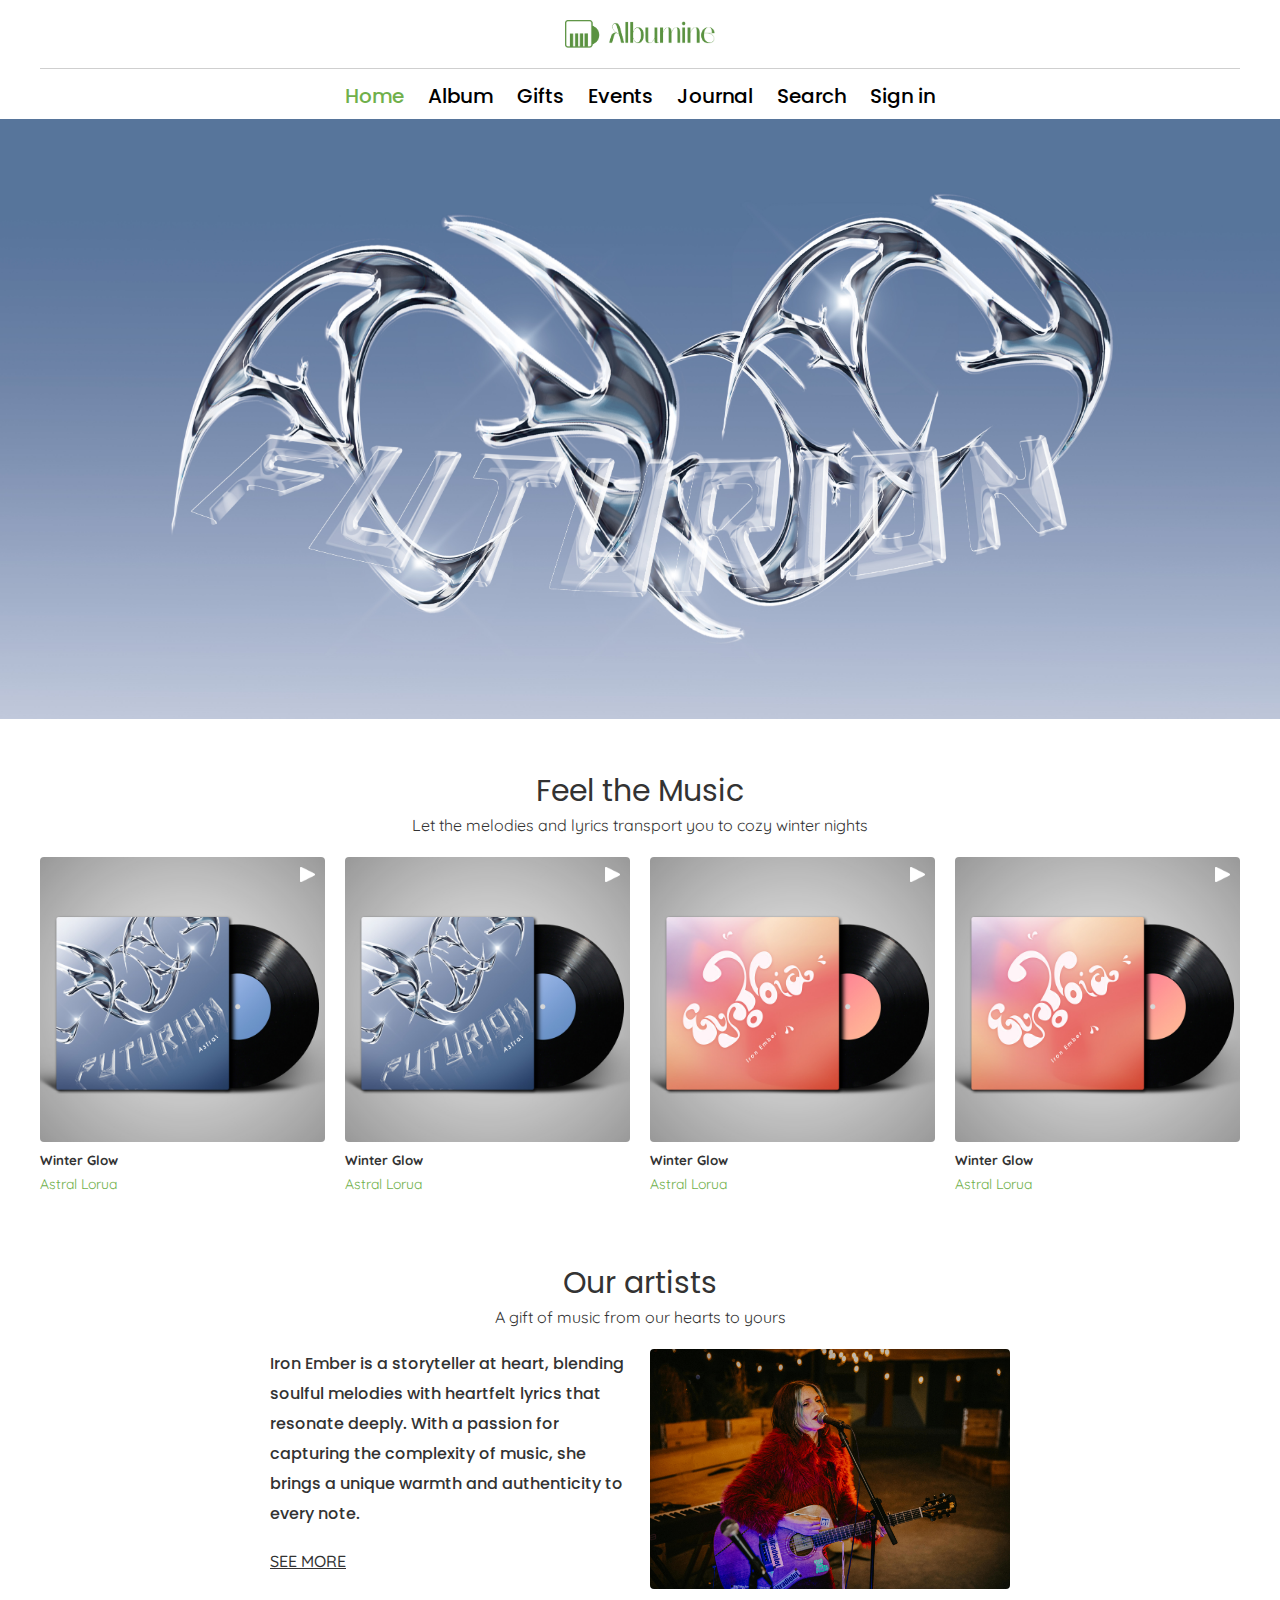
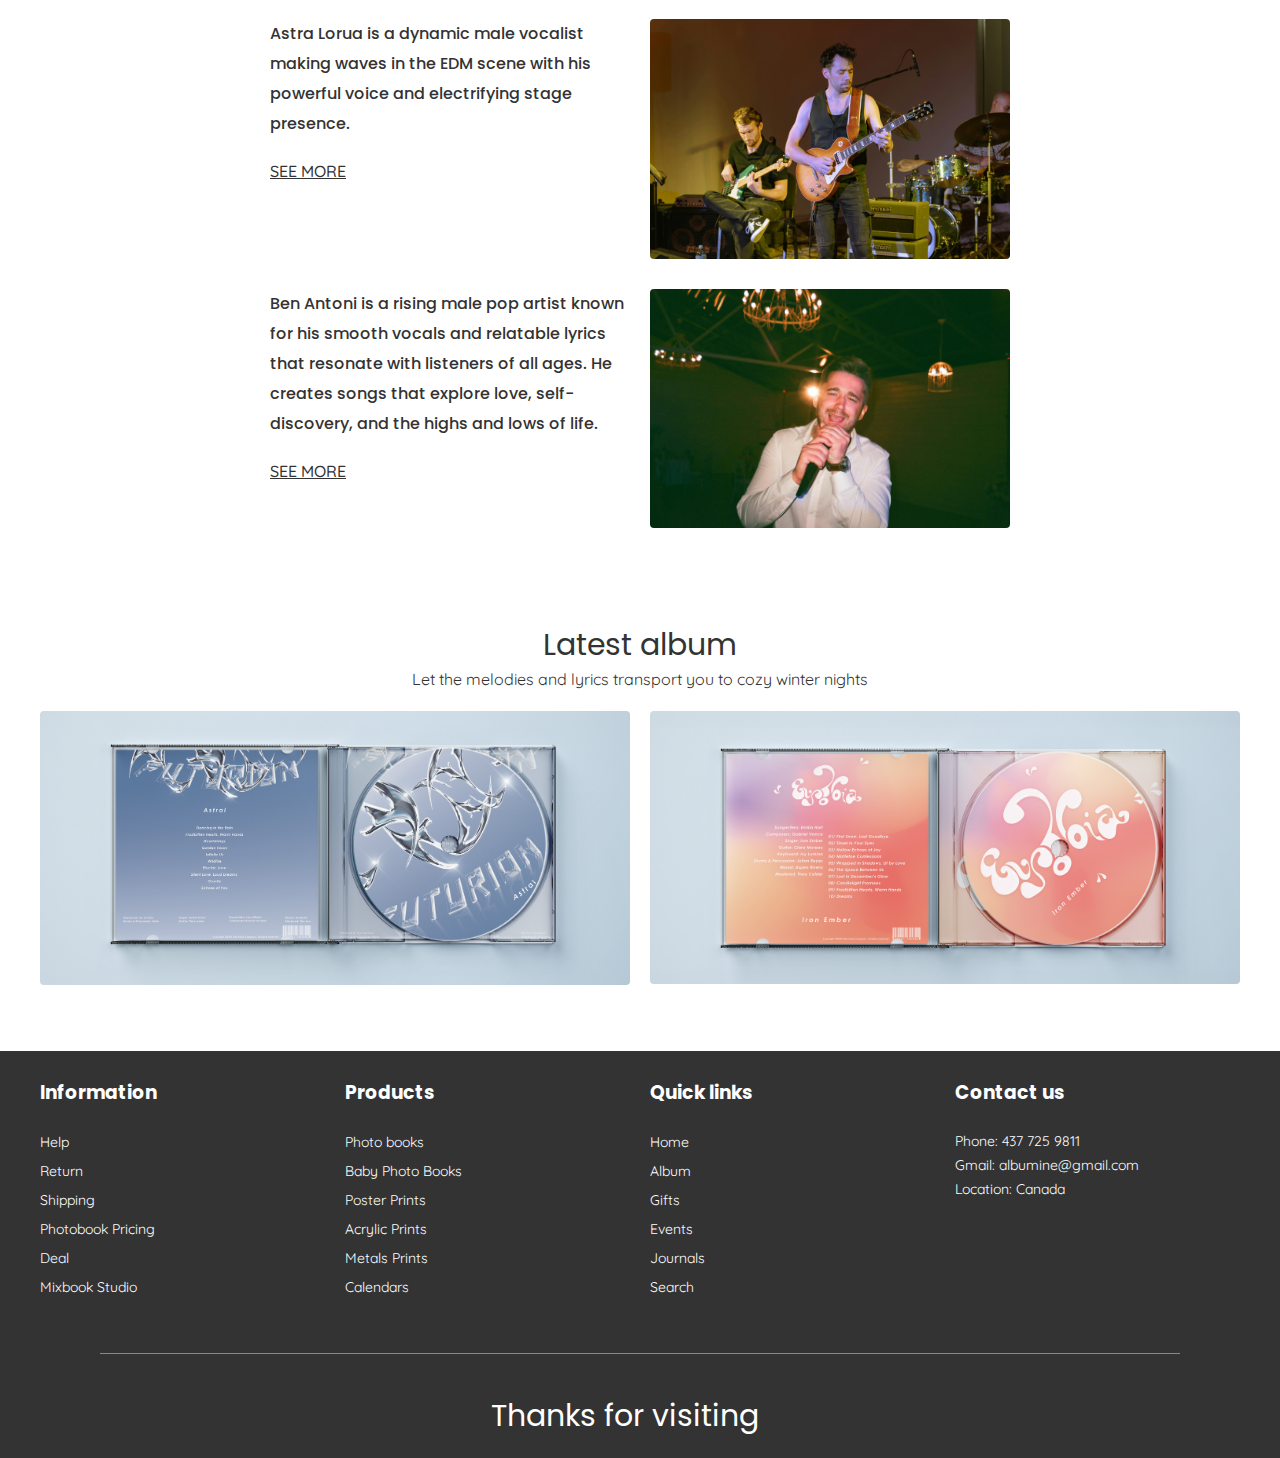
<file: index.html>
<!DOCTYPE html>
<html lang="en">
<head>
    <meta charset="UTF-8">
    <meta name="viewport" content="width=device-width, initial-scale=1.0">
    <title>Home</title>
    <!-- font1 -->
    <link rel="preconnect" href="https://fonts.googleapis.com">
    <link rel="preconnect" href="https://fonts.gstatic.com" crossorigin>
    <link href="https://fonts.googleapis.com/css2?family=Noto+Serif+Display:wdth,wght@83.2,100..900&family=Playfair+Display:ital,wght@0,400..900;1,400..900&family=Quicksand:wght@300..700&display=swap" rel="stylesheet">
    <!-- font2 -->
    <link rel="preconnect" href="https://fonts.googleapis.com">
    <link rel="preconnect" href="https://fonts.gstatic.com" crossorigin>
    <link href="https://fonts.googleapis.com/css2?family=Montserrat:ital,wght@0,100..900;1,100..900&family=Noto+Serif+Display:wdth,wght@83.2,100..900&family=Playfair+Display:ital,wght@0,400..900;1,400..900&family=Poppins:ital,wght@0,100;0,200;0,300;0,400;0,500;0,600;0,700;0,800;0,900;1,100;1,200;1,300;1,400;1,500;1,600;1,700;1,800;1,900&family=Quicksand:wght@624&display=swap" rel="stylesheet">
    <!-- css -->
    <link rel="stylesheet" href="css/styles.css">
</head>
<body>
    <header>
        <div class="top-bar centered_content">
            <a href="index.html">
                <img src="assets/images/logo.png" alt="This is our logo">
            </a>
        </div>
        <nav class="centered_content">
            <ul>
                <li><a class="active" href="index.html">Home</a></li>
                <li><a href="album.html">Album</a></li>
                <li><a href="merch.html">Gifts</a></li>
                <li><a href="#">Events </a></li>
                <li><a href="#">Journal</a></li>
                <li><a href="#">Search</a></li>
                <li><a href="#">Sign in</a></li>
            </ul>
        </nav>
    </header>
    <div class="hero hero-home">
    </div>
    <section class="models centered_content">
            <h2 class="models__heading">Feel the Music</h2>
            <p class="models__tagline">Let the melodies and lyrics transport you to cozy winter nights
            <div class="models__grid">
                <div class="product__card">
                    <a href="#">
                        <img class="product__card-img" src="assets/images/vinyl1.jpg" alt="album-cover">
                        <img class="playing-icon" src="assets/images/playingicon.png" alt="playingicon">
                    </a> 
                   <div class="product__card-infor">
                    <h5>Winter Glow</h5>
                    <p>Astral Lorua</p>
                   </div>
                </div>
                <div class="product__card">
                <a href="#">
                    <img class="product__card-img" src="assets/images/vinyl1.jpg" alt="album-cover">
                    <img class="playing-icon" src="assets/images/playingicon.png" alt="playingicon">
                </a> 
               <div class="product__card-infor">
                <h5>Winter Glow</h5>
                <p>Astral Lorua</p>
               </div>
                </div>
                <div class="product__card">
                    <a href="#">
                        <img class="product__card-img" src="assets/images/vinyl2.jpg" alt="album-cover">
                        <img class="playing-icon" src="assets/images/playingicon.png" alt="playingicon">
                    </a> 
                   <div class="product__card-infor">
                    <h5>Winter Glow</h5>
                    <p>Astral Lorua</p>
                   </div>
                </div>
                <div class="product__card">
                <a href="#">
                    <img class="product__card-img" src="assets/images/vinyl2.jpg" alt="album-cover">
                    <img class="playing-icon" src="assets/images/playingicon.png" alt="playingicon">
                </a> 
               <div class="product__card-infor">
                <h5>Winter Glow</h5>
                <p>Astral Lorua</p>
               </div>
                </div>
            </div>
    </section>

    <section class="about-us about-us__container centered_content">
            <h2 class="about-us__heading">Our artists</h2>
            <p class="about-us__tagline">A gift of music from our hearts to yours
            <div class="about-us__grid">
                <div>
                    <p class="about-us__descr">Iron Ember is a storyteller at heart, blending soulful melodies with heartfelt lyrics that resonate deeply. With a passion for 
                        capturing the complexity of music, she brings a unique warmth and authenticity to every note.</p>
                    <a href="#" class="about-us__link">SEE MORE</a>
                </div>
                <div>
                    <img class="product__card-img" src="assets/images/singer1.jpg" alt="albumcover">
                </div>
            </div>
            <div class="about-us__grid">
                <div>
                    <p class="about-us__descr">Astra Lorua is a dynamic male vocalist making waves in the EDM scene with his powerful voice and electrifying stage presence.</p>
                    <a href="#" class="about-us__link">SEE MORE</a>
                </div>
                <div>
                    <img class="product__card-img" src="assets/images/singer2.jpg" alt="albumcover">
                </div>
            </div>
            <div class="about-us__grid">
                <div>
                    <p class="about-us__descr">Ben Antoni is a rising male pop artist known for his smooth vocals and relatable lyrics that resonate with listeners of all ages. He creates songs that explore love, self-discovery, and the highs and lows of life. </p>
                    <a href="#" class="about-us__link">SEE MORE</a>
                </div>
                <div>
                    <img class="product__card-img" src="assets/images/singer3.jpg" alt="albumcover">
                </div>
            </div>
    </section>

    <section class="latest-album centered_content">
        <h2 class="latest-album__heading">Latest album</h2>
        <p class="latest-album__tagline">Let the melodies and lyrics transport you to cozy winter nights</p>
        <div class="latest-album__grid">
            <div class="product__card">
                <img class="product__card-img" src="assets/images/album1cd.jpg" alt="albumcover">
            </div>
            <div class="product__card">
                <img class="product__card-img" src="assets/images/album2cd.jpg" alt="albumcover">
            </div>
        </div>
</section>
    <footer>
        <div class="footer__container">
                <div class=" centered_content footer__grid">
                    <div>
                        <h3>Information</h3>
                        <ul>
                            <li class="footer__item"><a class="footer__link" href="index.html">Help</a></li>
                            <li class="footer__item"><a class="footer__link" href="features.html">Return</a></li>
                            <li class="footer__item"><a class="footer__link" href="order.html">Shipping</a></li>
                            <li class="footer__item"><a class="footer__link" href="index.html">Photobook Pricing</a></li>
                            <li class="footer__item"><a class="footer__link" href="features.html">Deal</a></li>
                            <li class="footer__item"><a class="footer__link" href="order.html">Mixbook Studio</a></li>
                        </ul>
                    </div>
                    <div>
                        <h3>Products</h3>
                        <ul>
                            <li class="footer__item"><a class="footer__link" href="index.html">Photo books</a></li>
                            <li class="footer__item"><a class="footer__link" href="features.html">Baby Photo Books</a></li>
                            <li class="footer__item"><a class="footer__link" href="order.html">Poster Prints</a></li>
                            <li class="footer__item"><a class="footer__link" href="index.html">Acrylic Prints</a></li>
                            <li class="footer__item"><a class="footer__link" href="features.html">Metals Prints</a></li>
                            <li class="footer__item"><a class="footer__link" href="order.html">Calendars</a></li>
                        </ul>
                    </div>
                    <div>
                        <h3>Quick links</h3>
                        <ul>
                            <li class="footer__item"><a class="footer__link" href="index.html">Home</a></li>
                            <li class="footer__item"><a class="footer__link" href="album.html">Album</a></li>
                            <li class="footer__item"><a class="footer__link" href="merch.html">Gifts</a></li>
                            <li class="footer__item"><a class="footer__link" href="#">Events</a></li>
                            <li class="footer__item"><a class="footer__link" href="#">Journals</a></li>
                            <li class="footer__item"><a class="footer__link" href="#">Search</a></li>
                        </ul>
                    </div>
                    <div>
                        <h3>Contact us</h3>
                        <p>Phone: 437 725 9811</p>
                        <P>Gmail: albumine@gmail.com</P>
                        <P>Location: Canada</P>

                    </div>
                </div>
                <div class="footer__baseline"></div>
                <p class="footer__thank">Thanks for visiting</p>
        </div>
    </footer>
</body>
</html>
</file>
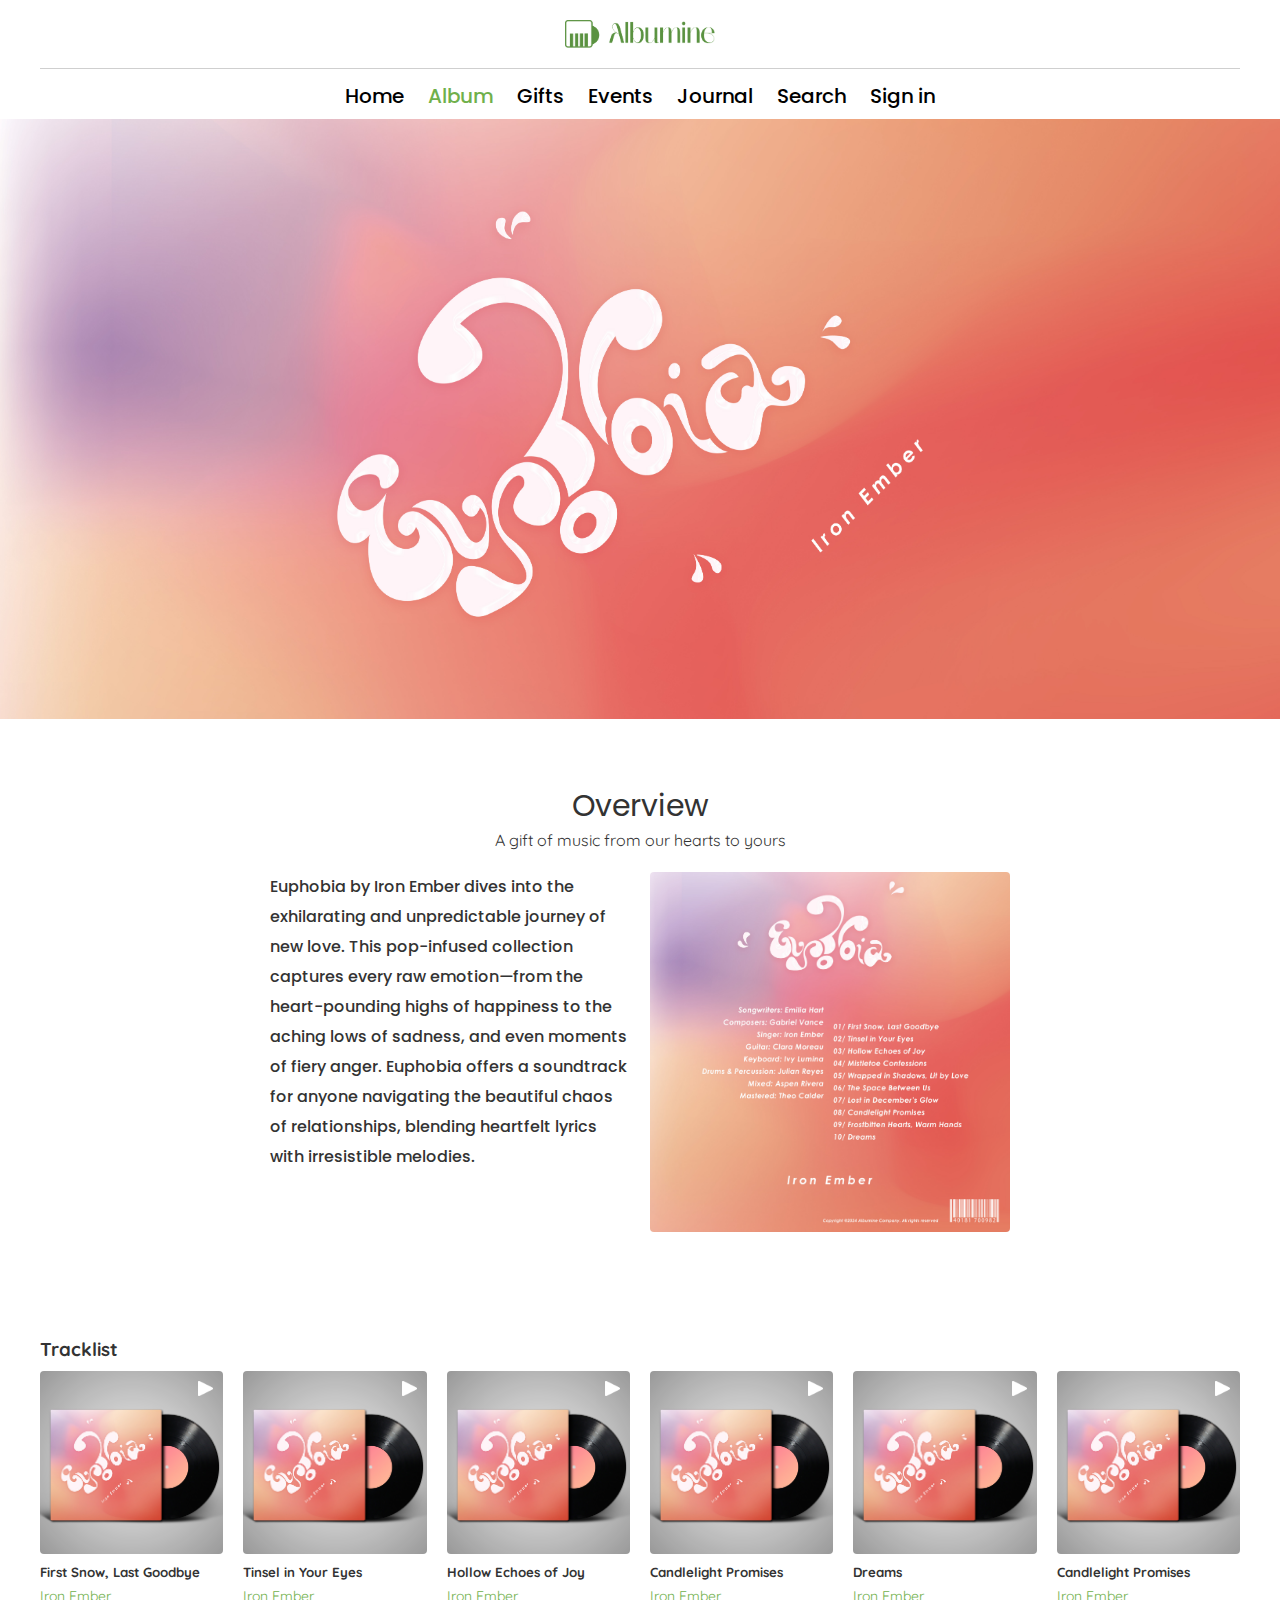
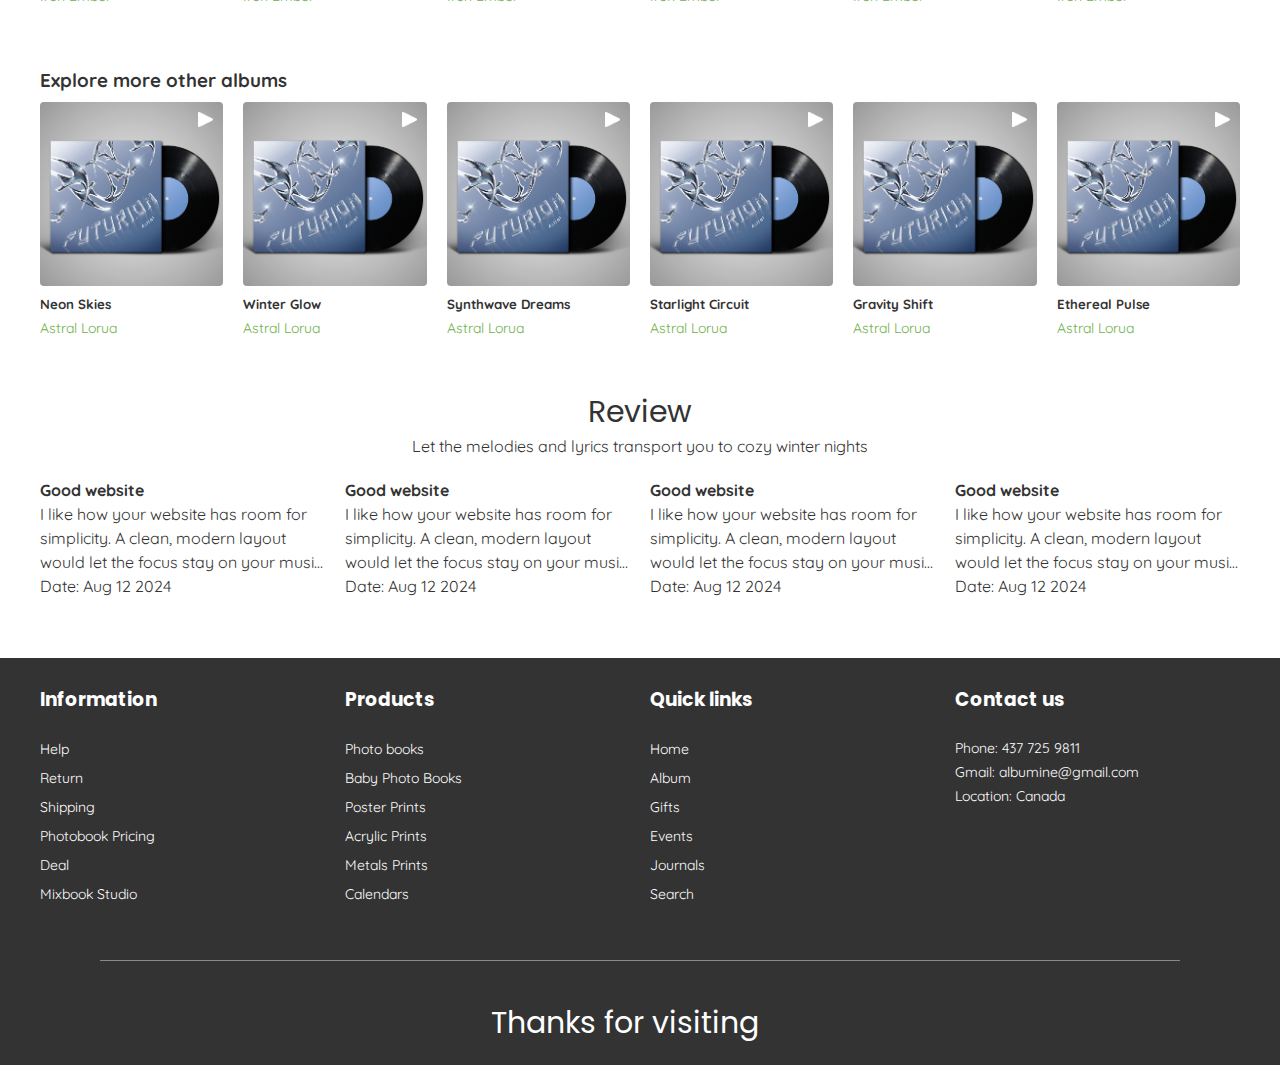
<file: album.html>
<!DOCTYPE html>
<html lang="en">
    <head>
        <meta charset="UTF-8">
        <meta name="viewport" content="width=device-width, initial-scale=1.0">
        <title>Home</title>
        <!-- font1 -->
        <link rel="preconnect" href="https://fonts.googleapis.com">
        <link rel="preconnect" href="https://fonts.gstatic.com" crossorigin>
        <link href="https://fonts.googleapis.com/css2?family=Noto+Serif+Display:wdth,wght@83.2,100..900&family=Playfair+Display:ital,wght@0,400..900;1,400..900&family=Quicksand:wght@300..700&display=swap" rel="stylesheet">
        <!-- font2 -->
        <link rel="preconnect" href="https://fonts.googleapis.com">
        <link rel="preconnect" href="https://fonts.gstatic.com" crossorigin>
        <link href="https://fonts.googleapis.com/css2?family=Montserrat:ital,wght@0,100..900;1,100..900&family=Noto+Serif+Display:wdth,wght@83.2,100..900&family=Playfair+Display:ital,wght@0,400..900;1,400..900&family=Poppins:ital,wght@0,100;0,200;0,300;0,400;0,500;0,600;0,700;0,800;0,900;1,100;1,200;1,300;1,400;1,500;1,600;1,700;1,800;1,900&family=Quicksand:wght@624&display=swap" rel="stylesheet">
        <!-- css -->
        <link rel="stylesheet" href="css/styles.css">
    </head>
<body>
    <header>
        <div class="top-bar centered_content">
            <a href="index.html">
                <img src="assets/images/logo.png" alt="This is our logo">
            </a>
        </div>
        <nav class="centered_content">
            <ul>
                <li><a href="index.html">Home</a></li>
                <li><a class="active" href="album.html">Album</a></li>
                <li><a href="merch.html">Gifts</a></li>
                <li><a href="#">Events </a></li>
                <li><a href="#">Journal</a></li>
                <li><a href="#">Search</a></li>
                <li><a href="#">Sign in</a></li>
            </ul>
        </nav>
    </header>
    <div class="hero hero-album">
    </div>

    <section class="about-us about-us__container centered_content">
            <h2 class="about-us__heading">Overview</h2>
            <p class="about-us__tagline">A gift of music from our hearts to yours
            <div class="about-us__grid">
                <p class="about-us__descr">Euphobia by Iron Ember dives into the exhilarating and unpredictable journey of new love. This pop-infused collection captures every raw emotion—from the heart-pounding highs of happiness to the aching lows of sadness, and even moments of fiery anger. Euphobia offers a soundtrack for anyone navigating the beautiful chaos of relationships, blending heartfelt lyrics with irresistible melodies.</p>
                <div>
                    <img class="product__card-img" src="assets/images/albumback2.jpg" alt="albumcover">
                </div>
                    
            </div>          
    </section>

    <section class="centered_content">
        <div class="tracklist ">
            <h3>Tracklist</h3>
            <div class="tracklist__grid">
                <div class="product__card">
                <a href="#">
                    <img class="product__card-img" src="assets/images/vinyl2.jpg" alt="album-cover">
                    <img class="playing-icon" src="assets/images/playingicon.png" alt="playingicon">
                </a> 
               <div class="product__card-infor">
                <h5>First Snow, Last Goodbye</h5>
                <p>Iron Ember</p>
               </div>
                </div>
                <div class="product__card">
            <a href="#">
                <img class="product__card-img" src="assets/images/vinyl2.jpg" alt="album-cover">
                <img class="playing-icon" src="assets/images/playingicon.png" alt="playingicon">
            </a> 
           <div class="product__card-infor">
            <h5>Tinsel in Your Eyes</h5>
            <p>Iron Ember</p>
           </div>
                </div>
                <div class="product__card">
                <a href="#">
                    <img class="product__card-img" src="assets/images/vinyl2.jpg" alt="album-cover">
                    <img class="playing-icon" src="assets/images/playingicon.png" alt="playingicon">
                </a> 
               <div class="product__card-infor">
                <h5>Hollow Echoes of Joy</h5>
                <p>Iron Ember</p>
               </div>
                </div>
                <div class="product__card">
            <a href="#">
                <img class="product__card-img" src="assets/images/vinyl2.jpg" alt="album-cover">
                <img class="playing-icon" src="assets/images/playingicon.png" alt="playingicon">
            </a> 
           <div class="product__card-infor">
            <h5>Candlelight Promises</h5>
            <p>Iron Ember</p>
           </div>
                </div>
                <div class="product__card">
                <a href="#">
                    <img class="product__card-img" src="assets/images/vinyl2.jpg" alt="album-cover">
                    <img class="playing-icon" src="assets/images/playingicon.png" alt="playingicon">
                </a> 
               <div class="product__card-infor">
                <h5>Dreams</h5>
                <p>Iron Ember</p>
               </div>
                </div>
                <div class="product__card">
            <a href="#">
                <img class="product__card-img" src="assets/images/vinyl2.jpg" alt="album-cover">
                <img class="playing-icon" src="assets/images/playingicon.png" alt="playingicon">
            </a> 
           <div class="product__card-infor">
            <h5>Candlelight Promises</h5>
            <p>Iron Ember</p>
           </div>
                </div>
            </div>   
        </div>
        <div class="tracklist">
            <h3>Explore more other albums</h3>
            <div class="tracklist__grid">
                <div class="product__card">
                <a href="#">
                    <img class="product__card-img" src="assets/images/vinyl1.jpg" alt="album-cover">
                    <img class="playing-icon" src="assets/images/playingicon.png" alt="playingicon">
                </a> 
               <div class="product__card-infor">
                <h5>Neon Skies</h5>
                <p>Astral Lorua</p>
               </div>
                </div>
                <div class="product__card">
            <a href="#">
                <img class="product__card-img" src="assets/images/vinyl1.jpg" alt="album-cover">
                <img class="playing-icon" src="assets/images/playingicon.png" alt="playingicon">
            </a> 
           <div class="product__card-infor">
            <h5>Winter Glow</h5>
            <p>Astral Lorua</p>
           </div>
                </div>
                <div class="product__card">
                <a href="#">
                    <img class="product__card-img" src="assets/images/vinyl1.jpg" alt="album-cover">
                    <img class="playing-icon" src="assets/images/playingicon.png" alt="playingicon">
                </a> 
               <div class="product__card-infor">
                <h5>Synthwave Dreams</h5>
                <p>Astral Lorua</p>
               </div>
                </div>
                <div class="product__card">
            <a href="#">
                <img class="product__card-img" src="assets/images/vinyl1.jpg" alt="album-cover">
                <img class="playing-icon" src="assets/images/playingicon.png" alt="playingicon">
            </a> 
           <div class="product__card-infor">
            <h5>Starlight Circuit</h5>
            <p>Astral Lorua</p>
           </div>
                </div>
                <div class="product__card">
                <a href="#">
                    <img class="product__card-img" src="assets/images/vinyl1.jpg" alt="album-cover">
                    <img class="playing-icon" src="assets/images/playingicon.png" alt="playingicon">
                </a> 
               <div class="product__card-infor">
                <h5>Gravity Shift</h5>
                <p>Astral Lorua</p>
               </div>
                </div>
                <div class="product__card">
            <a href="#">
                <img class="product__card-img" src="assets/images/vinyl1.jpg" alt="album-cover">
                <img class="playing-icon" src="assets/images/playingicon.png" alt="playingicon">
            </a> 
           <div class="product__card-infor">
            <h5>Ethereal Pulse</h5>
            <p>Astral Lorua</p>
           </div>
            </div>   
            </div>
        </div>
    </section>

    <section class="review centered_content">
        <h2 class="review__heading">Review</h2>
        <p class="review__tagline">Let the melodies and lyrics transport you to cozy winter nights</p>
        <div class="review__grid">
            <div class="review__box">
                <h4>Good website</h4>
                <p>I like how your website has room for simplicity. A clean, modern layout would let the focus stay on your music and message without overwhelming visitors.</p>
                    <span>Date: Aug 12 2024</span>
            </div>
            <div class="review__box">
                <h4>Good website</h4>
                <p>I like how your website has room for simplicity. A clean, modern layout would let the focus stay on your music and message without overwhelming visitors.</p>
                    <span>Date: Aug 12 2024</span>
            </div>
            <div class="review__box">
                <h4>Good website</h4>
                <p>I like how your website has room for simplicity. A clean, modern layout would let the focus stay on your music and message without overwhelming visitors.</p>
                    <span>Date: Aug 12 2024</span>
            </div>
            <div class="review__box">
                <h4>Good website</h4>
                <p>I like how your website has room for simplicity. A clean, modern layout would let the focus stay on your music and message without overwhelming visitors.</p>
                    <span>Date: Aug 12 2024</span>
            </div>
        </div>
</section>
    <footer>
        <div class="footer__container">
                <div class=" centered_content footer__grid">
                    <div>
                        <h3>Information</h3>
                        <ul>
                            <li class="footer__item"><a class="footer__link" href="index.html">Help</a></li>
                            <li class="footer__item"><a class="footer__link" href="features.html">Return</a></li>
                            <li class="footer__item"><a class="footer__link" href="order.html">Shipping</a></li>
                            <li class="footer__item"><a class="footer__link" href="index.html">Photobook Pricing</a></li>
                            <li class="footer__item"><a class="footer__link" href="features.html">Deal</a></li>
                            <li class="footer__item"><a class="footer__link" href="order.html">Mixbook Studio</a></li>
                        </ul>
                    </div>
                    <div>
                        <h3>Products</h3>
                        <ul>
                            <li class="footer__item"><a class="footer__link" href="index.html">Photo books</a></li>
                            <li class="footer__item"><a class="footer__link" href="features.html">Baby Photo Books</a></li>
                            <li class="footer__item"><a class="footer__link" href="order.html">Poster Prints</a></li>
                            <li class="footer__item"><a class="footer__link" href="index.html">Acrylic Prints</a></li>
                            <li class="footer__item"><a class="footer__link" href="features.html">Metals Prints</a></li>
                            <li class="footer__item"><a class="footer__link" href="order.html">Calendars</a></li>
                        </ul>
                    </div>
                    <div>
                        <h3>Quick links</h3>
                        <ul>
                            <li class="footer__item"><a class="footer__link" href="index.html">Home</a></li>
                            <li class="footer__item"><a class="footer__link" href="album.html">Album</a></li>
                            <li class="footer__item"><a class="footer__link" href="merch.html">Gifts</a></li>
                            <li class="footer__item"><a class="footer__link" href="#">Events</a></li>
                            <li class="footer__item"><a class="footer__link" href="#">Journals</a></li>
                            <li class="footer__item"><a class="footer__link" href="#">Search</a></li>
                        </ul>
                    </div>
                    <div>
                        <h3>Contact us</h3>
                        <p>Phone: 437 725 9811</p>
                        <P>Gmail: albumine@gmail.com</P>
                        <P>Location: Canada</P>

                    </div>
                </div>
                <div class="footer__baseline"></div>
                <p class="footer__thank">Thanks for visiting</p>
        </div>
    </footer>
</body>
</html>
</file>
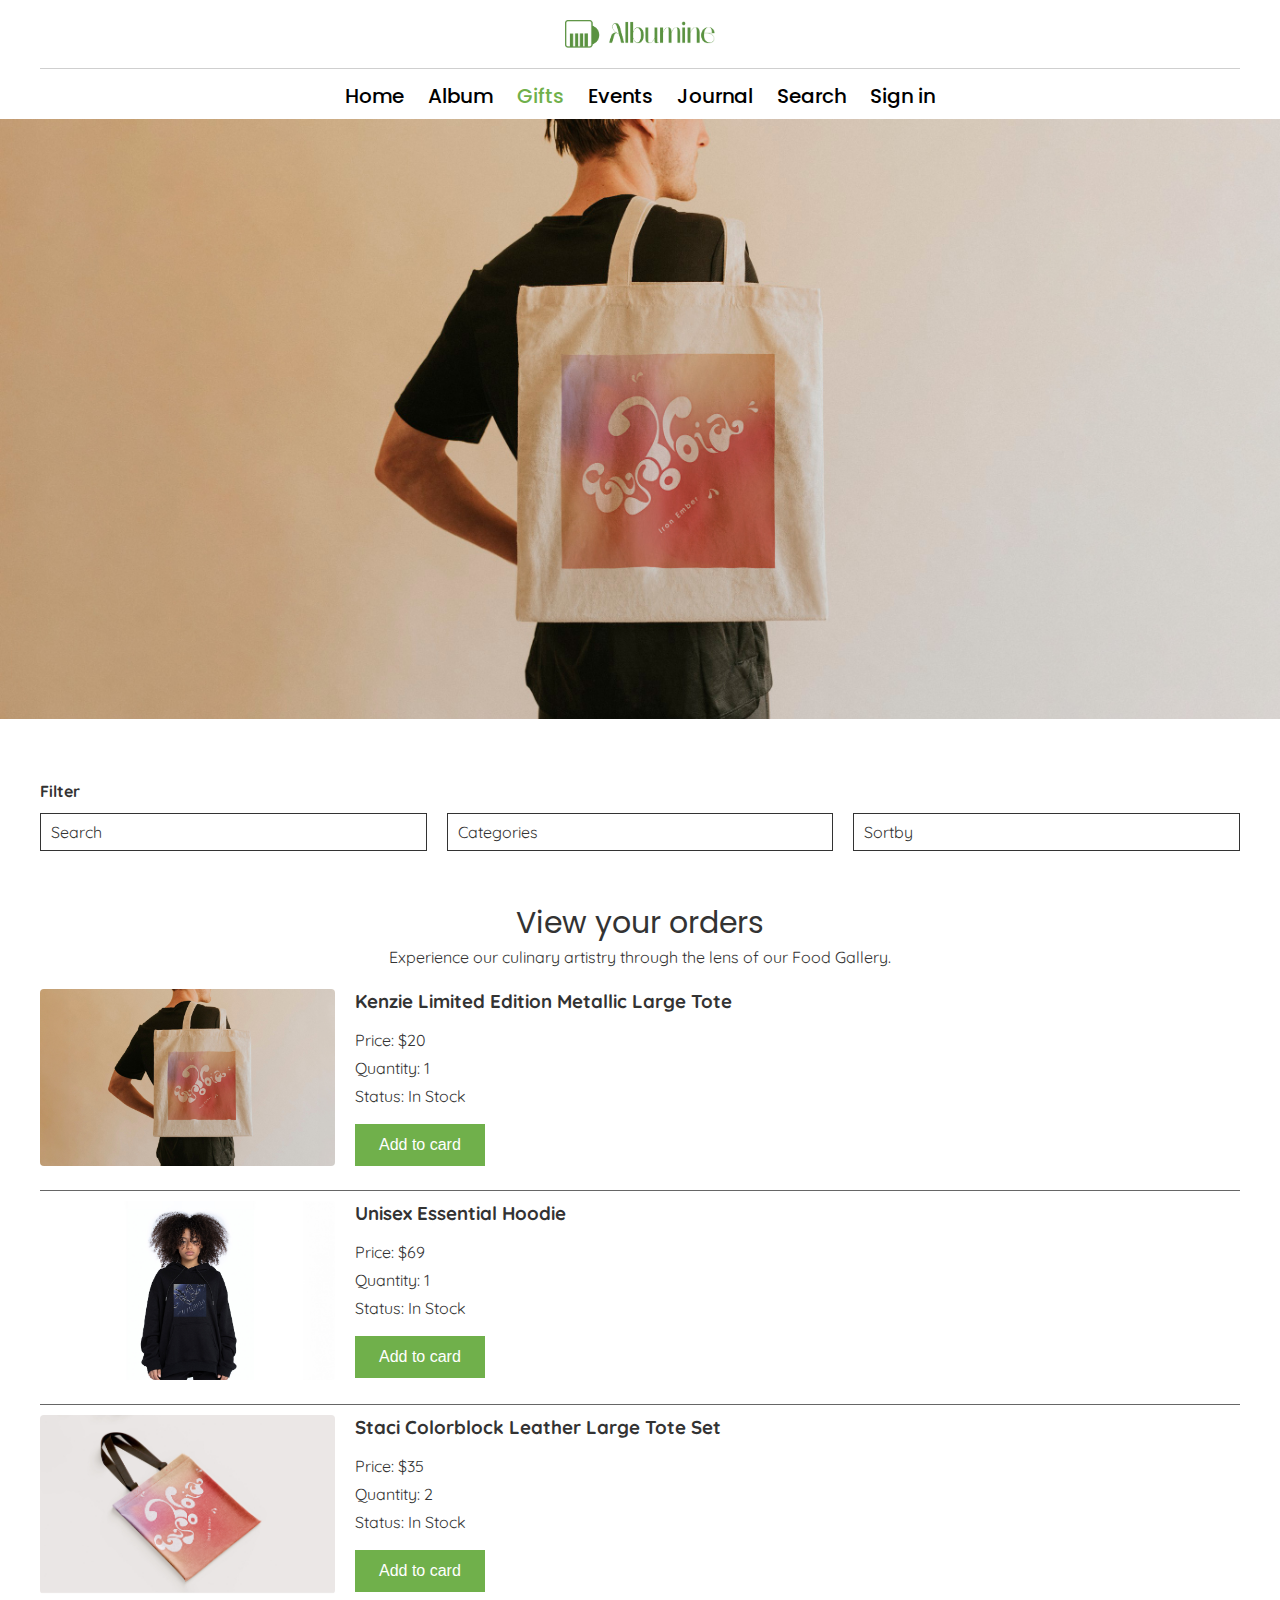
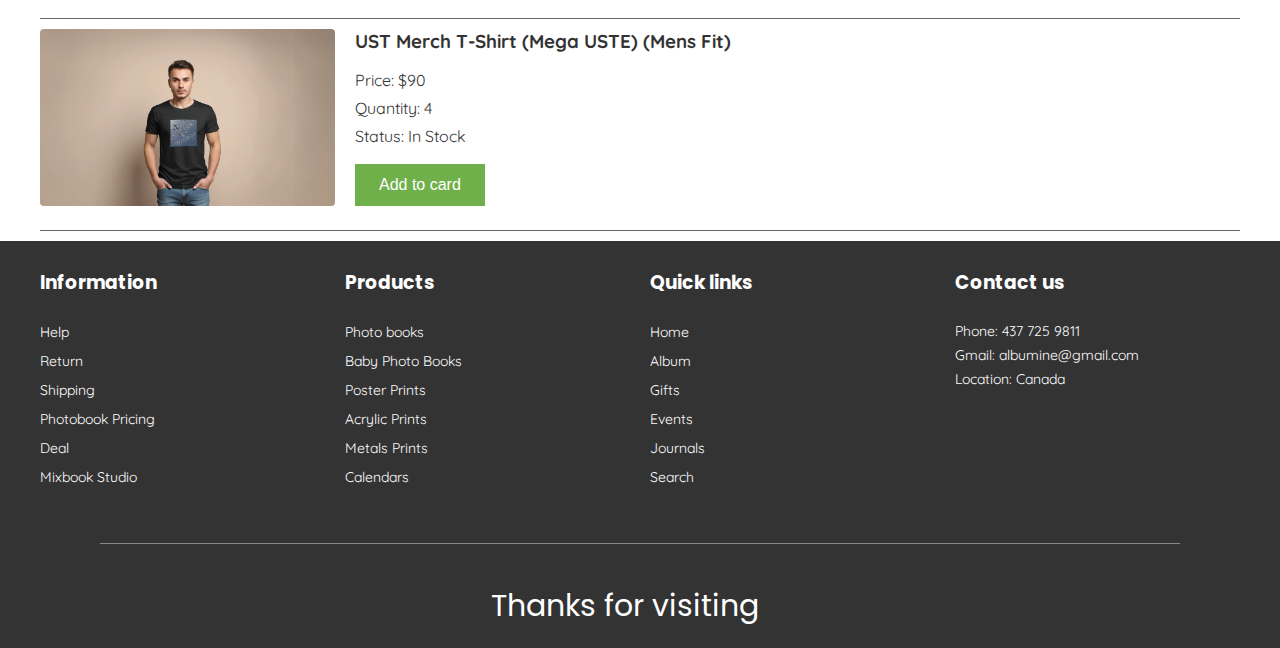
<file: merch.html>
<!DOCTYPE html>
<html lang="en">
    <head>
        <meta charset="UTF-8">
        <meta name="viewport" content="width=device-width, initial-scale=1.0">
        <title>Home</title>
        <!-- font1 -->
        <link rel="preconnect" href="https://fonts.googleapis.com">
        <link rel="preconnect" href="https://fonts.gstatic.com" crossorigin>
        <link href="https://fonts.googleapis.com/css2?family=Noto+Serif+Display:wdth,wght@83.2,100..900&family=Playfair+Display:ital,wght@0,400..900;1,400..900&family=Quicksand:wght@300..700&display=swap" rel="stylesheet">
        <!-- font2 -->
        <link rel="preconnect" href="https://fonts.googleapis.com">
        <link rel="preconnect" href="https://fonts.gstatic.com" crossorigin>
        <link href="https://fonts.googleapis.com/css2?family=Montserrat:ital,wght@0,100..900;1,100..900&family=Noto+Serif+Display:wdth,wght@83.2,100..900&family=Playfair+Display:ital,wght@0,400..900;1,400..900&family=Poppins:ital,wght@0,100;0,200;0,300;0,400;0,500;0,600;0,700;0,800;0,900;1,100;1,200;1,300;1,400;1,500;1,600;1,700;1,800;1,900&family=Quicksand:wght@624&display=swap" rel="stylesheet">
        <!-- css -->
        <link rel="stylesheet" href="css/styles.css">
    </head>
<body>
    <header>
        <div class="top-bar centered_content">
            <a href="index.html">
                <img src="assets/images/logo.png" alt="This is our logo">
            </a>
        </div>
        <nav class="centered_content">
            <ul>
                <li><a href="index.html">Home</a></li>
                <li><a href="album.html">Album</a></li>
                <li><a class="active" href="merch.html">Gifts</a></li>
                <li><a href="#">Events </a></li>
                <li><a href="#">Journal</a></li>
                <li><a href="#">Search</a></li>
                <li><a href="#">Sign in</a></li>
            </ul>
        </nav>
    </header>
    <div class="hero hero-merch">
    </div> 

    <div class="order__filter centered_content">
            <h5 class="order__filter-heading">Filter</h5>
            <div class="order__filter__grid">
                    <div class="order__filter-form">
                        <label for="order__filter-search">Search</label>
                        <input id="order__filter-search" type="text" >
                    </div>
                    <div class="order__filter-form">
                        <label for="order__filter-categories">Categories</label>
                        <input id="order__filter-categories" type="text" >
                    </div>
                    <div class="order__filter-form">
                        <label for="order__filter-sortby">Sortby</label>
                        <input id="order__filter-sortby" type="text" >
                    </div>
            </div>
    </div>

        <section class="order__list centered_content">
                <h2 class="order__list-heading">View your orders</h2>
                <p class="order__list-tagline">Experience our culinary artistry through the lens of our Food Gallery.</p>
                <div class="order__list-container">
                    <div class="order__list__grid">
                            <img class="product__card-img" src="assets/images/merch2.jpg" alt="merchphoto">
                            <div class="order-information">
                                <h3>Kenzie Limited Edition Metallic Large Tote</h3>
                                <p>Price: $20</p>
                                <p>Quantity: 1</p>
                                <p>Status: In Stock</p>
                                <button class="btn btn-order">Add to card</button>
                            </div>
                    </div>
                </div>
                <div class="order__list-container">
                    <div class="order__list__grid">
                            <img class="product__card-img" src="assets/images/merch3.jpg" alt="merchphoto">  
                            <div class="order-information">
                                <h3>Unisex Essential Hoodie</h3>
                                <p>Price: $69</p>
                                <p>Quantity: 1</p>
                                <p>Status: In Stock</p>
                                <button class="btn btn-order">Add to card</button>
                            </div>
                    </div>
                </div>
                <div class="order__list-container">
                    <div class="order__list__grid">
                            <img class="product__card-img" src="assets/images/merch5.jpg" alt="merchphoto">
                            <div class="order-information">
                                <h3>Staci Colorblock Leather Large Tote Set</h3>
                                <p>Price: $35</p>
                                <p>Quantity: 2</p>
                                <p>Status: In Stock</p>
                                <button class="btn btn-order">Add to card</button>
                            </div>
                    </div>
                </div>
                <div class="order__list-container">
                    <div class="order__list__grid">
                            <img class="product__card-img" src="assets/images/merch4.jpg" alt="merchphoto">
                            <div class="order-information">
                                <h3>UST Merch T-Shirt (Mega USTE) (Mens Fit)</h3>
                                <p>Price: $90</p>
                                <p>Quantity: 4</p>
                                <p>Status: In Stock</p>
                                <button class="btn btn-order">Add to card</button>
                            </div>
                    </div>
                </div>
        </section>
        
        <footer>
            <div class="footer__container">
                    <div class=" centered_content footer__grid">
                        <div>
                            <h3>Information</h3>
                            <ul>
                                <li class="footer__item"><a class="footer__link" href="index.html">Help</a></li>
                                <li class="footer__item"><a class="footer__link" href="features.html">Return</a></li>
                                <li class="footer__item"><a class="footer__link" href="order.html">Shipping</a></li>
                                <li class="footer__item"><a class="footer__link" href="index.html">Photobook Pricing</a></li>
                                <li class="footer__item"><a class="footer__link" href="features.html">Deal</a></li>
                                <li class="footer__item"><a class="footer__link" href="order.html">Mixbook Studio</a></li>
                            </ul>
                        </div>
                        <div>
                            <h3>Products</h3>
                            <ul>
                                <li class="footer__item"><a class="footer__link" href="index.html">Photo books</a></li>
                                <li class="footer__item"><a class="footer__link" href="features.html">Baby Photo Books</a></li>
                                <li class="footer__item"><a class="footer__link" href="order.html">Poster Prints</a></li>
                                <li class="footer__item"><a class="footer__link" href="index.html">Acrylic Prints</a></li>
                                <li class="footer__item"><a class="footer__link" href="features.html">Metals Prints</a></li>
                                <li class="footer__item"><a class="footer__link" href="order.html">Calendars</a></li>
                            </ul>
                        </div>
                        <div>
                            <h3>Quick links</h3>
                            <ul>
                                <li class="footer__item"><a class="footer__link" href="index.html">Home</a></li>
                                <li class="footer__item"><a class="footer__link" href="album.html">Album</a></li>
                                <li class="footer__item"><a class="footer__link" href="merch.html">Gifts</a></li>
                                <li class="footer__item"><a class="footer__link" href="#">Events</a></li>
                                <li class="footer__item"><a class="footer__link" href="#">Journals</a></li>
                                <li class="footer__item"><a class="footer__link" href="#">Search</a></li>
                            </ul>
                        </div>
                        <div>
                            <h3>Contact us</h3>
                            <p>Phone: 437 725 9811</p>
                            <P>Gmail: albumine@gmail.com</P>
                            <P>Location: Canada</P>
    
                        </div>
                    </div>
                    <div class="footer__baseline"></div>
                    <p class="footer__thank">Thanks for visiting</p>
            </div>
        </footer>
</body>
</html>
</file>
<file: css/styles.css>
*{
    box-sizing: inherit;
    text-decoration: none;
    margin: 0;
    padding: 0;
    
}
:root{
   --white-color: #fff;
   --black-color:#000;
   --brand-color:#70b04b;
   --text-color: #333;
   --title-font:"Poppins", sans-serif;
   --text-font:"Quicksand", sans-serif;
}
body{
    font-size: 100%;
    line-height: 24px;
    font-family:var(--text-font);
    color:var(--text-color);
    box-sizing: border-box;
}
/* RESPONSIVE */
.models__grid,
.about-us__grid,
.footer__grid,
.order__filter__grid,
.order__list__grid,
.latest-album__grid,
.tracklist__grid,
.review__grid{
    display: grid;
    gap: 20px;
    margin-bottom: 24px;
    
}
.models__grid,
.review__grid{
    grid-template-columns: 1fr 1fr 1fr 1fr;
}
.tracklist__grid{
    grid-template-columns: 1fr 1fr 1fr 1fr 1fr 1fr;
}
.about-us__grid,
.latest-album__grid{
    grid-template-columns: 1fr 1fr;
}
.footer__grid{
    grid-template-columns: 3fr 3fr 3fr 3fr;
}
.order__filter__grid{
    grid-template-columns: 1fr 1fr 1fr;
}
.order__list__grid{
    grid-template-columns: 3fr 9fr;
}
/*  */
.btn{
    padding: 12px 24px;
    background-color: var(--brand-color);
    border: none;
    color: var(--white-color);
    font-size: 16px;

}
.btn:hover{
    background-color: var(--black-color);
    color: var(--white-color);
}
.centered_content{
    width: 1200px;
    margin: auto;
}
.active{
    color: #70b04b;
}
/* HEADER */
header{
    background-color: white;
}
.top-bar{
    display: flex;
    justify-content:center;
    border-bottom: solid 1px hsl(0, 0%, 81%);
    padding: 20px 0 12px 0;
}
.top-bar img{
    width: 150px;
}
.top-bar ul{
    display: flex;
}
.top-bar li{
    list-style-type: none;
    padding: 0px 12px 0 12px; 
}
nav{
    padding: 15px 0 10px 0;
    display: flex;
    justify-content: center;
}

nav ul{
    display: flex;
}
nav li{
    list-style-type: none;
    padding: 0px 12px 0 12px;

}

nav a {
    color: black;
    font-size: 20px;
    font-weight: 500;
    font-family: var(--title-font);
}
nav a:hover,
.footer__container a:hover,
.about-us__link:hover{
    color:var(--brand-color);
}
/*  */
.hero-home,
.hero-album,
.hero-merch{
    background-size: cover;
    background-position: 0 50%;
    min-height: 600px;
    max-width: 1600px;
}
.hero-album{
    background-image: url(../assets/images/albumcover2.jpg);
}
.hero-home{
    background-image: url(../assets/images/albumcover1.jpg);
}
.hero-merch{
    background-image: url(../assets/images/merch1.jpg);

}
/*  */
.models,
.hero,
.about-us,
.order__filter,
.latest-album,
.review,
.traclist{
    margin-bottom: 60px;
}
.models__heading,
.order__heading,
.about-us__heading,
.order__list-heading,
.latest-album__heading,
.review__heading{
    text-align: center;
    font-size: 30px;
    margin-bottom: 10px;
    font-family: var(--title-font);
    font-weight: 400;
}
.models__tagline,
.about-us__tagline,
.order__list-tagline,
.latest-album__tagline,
.review__tagline{
    text-align: center;
    margin-bottom: 20px;
}
.product__card-img{
    width: 100%;
    max-height: 400px;
    object-fit: fill;
    border-radius: 4px;
    transition: transform 0.3s ease-in-out;
}
.product__card-img:hover{
    transform: scale(1.005);
    box-shadow: 2px 2px 10px 2px rgb(221, 221, 221);
}
.product__card a{
    overflow: hidden;
    border-radius: 4px;
}
.product__card-title{
    padding-top: 8px;
    font-size: 16px;
}
.product__card{
    position: relative;
}

.playing-icon{
    position: absolute;
    top: 10px;
    right: 10px;
    width: 15px;
}
.product__card-infor p{
    color: var(--brand-color);
    font-size: 14px;
}
.tracklist{
    margin-bottom: 60px;
}
.tracklist h3{
    margin-bottom: 10px;
}


/* ABOUT US */
.about-us__container{
    width: 900px;
    padding: 15px 80px;
}
.about-us__descr{
    font-size: 16px;
    line-height: 30px;
    font-weight: 500;
    font-family: var(--title-font);
    margin-bottom:20px;
}

.about-us__link{
    font-size: 16px;
    text-decoration: underline;
    color:var(--text-color);
    font-weight: 500;
}
/*  FOOTER*/
.footer__container{
    background-color: var(--text-color);
    padding: 30px 0;
}

footer h3{
    color:var(--white-color);
    margin-bottom: 24px; 
    font-family: var(--title-font);

}
footer p{
    color: var(--white-color);
    font-size: 14px;
    line-height: 24px;
    margin-right: 30px;
}
.footer__link{
    font-size: 14px;
    color: var(--white-color);
}
.footer__item{
    list-style: none;
    margin-bottom: 4px;
}
.footer__baseline{
    border-bottom: solid 1px #888;
    margin: 50px 100px;
}
.footer__thank{
    font-size: 30px;
    color: #fff;
    text-align: center;
    font-family: var(--title-font);
}


/* MERCHANDISE */
.order__filter-form{
    border: solid 1px #333;
    padding: 6px 10px;
    display: flex;
    justify-content: space-between;
}
.order__list-container{
    border-bottom: solid 1px #666;
    margin-bottom: 10px;
}
.order__filter-form input{
    border: none;

}
:focus {
    outline: none;
}
.order__filter-heading{
    margin-bottom: 10px;
    font-size: 16px;
}
.order-information h3{
    margin-bottom: 15px;
}
.order-information p{
    margin-bottom: 4px;
}
.btn-order{
    margin-top: 12px;
}

/* REVIEW */
.review__box p {
    display: -webkit-box;
    -webkit-line-clamp:3;
    line-clamp: 3;
    overflow: hidden;
    -webkit-box-orient: vertical;
    text-overflow: ellipsis;
}
</file>
